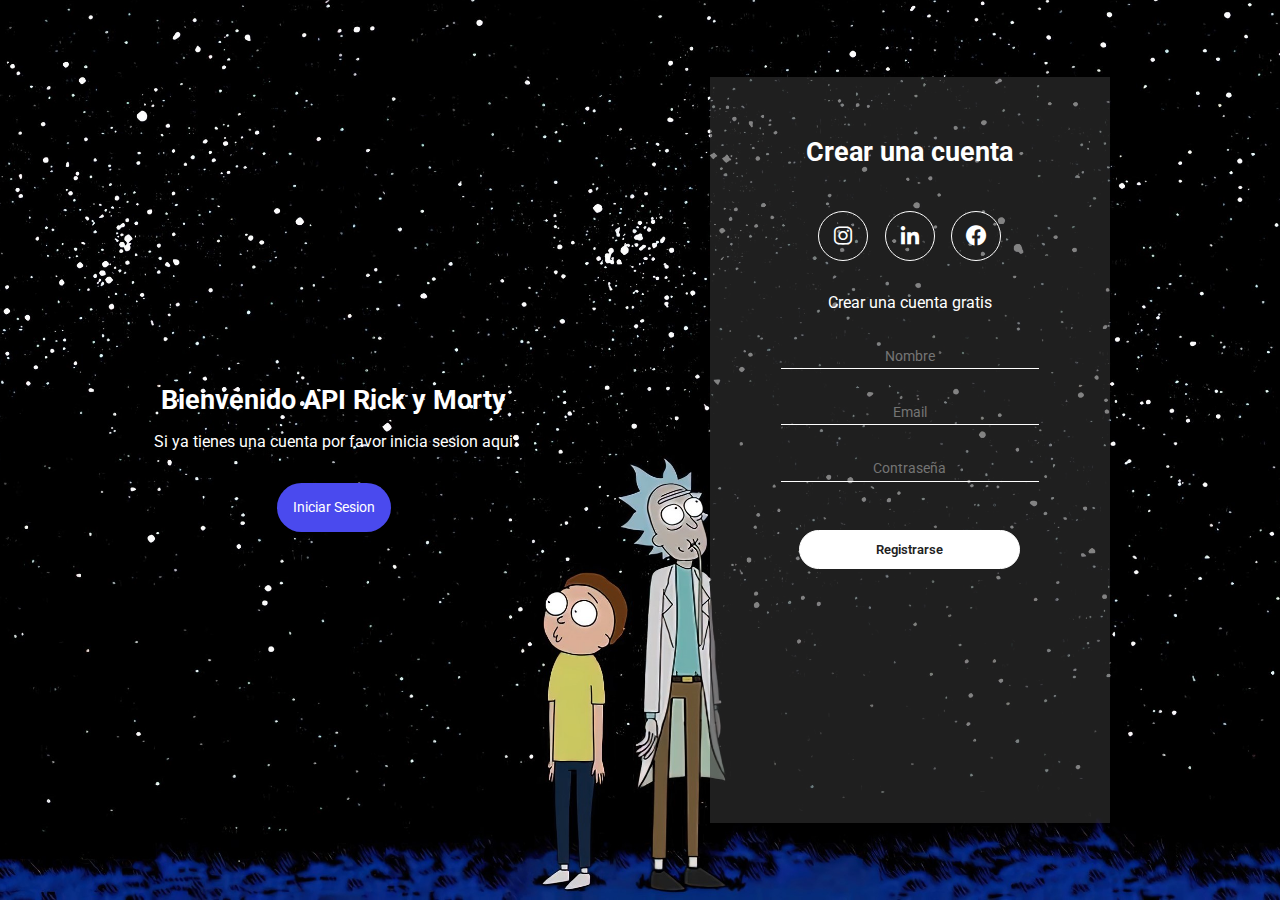
<file: Login/index.html>
<!DOCTYPE html>
<html lang="en">

<head>
    <meta charset="UTF-8">
    <meta http-equiv="X-UA-Compatible" content="IE=edge">
    <meta name="viewport" content="width=device-width, initial-scale=1.0">
    <link rel="stylesheet" href="./CSS/style.css">
    <link rel="preconnect" href="https://fonts.googleapis.com">
    <link rel="preconnect" href="https://fonts.gstatic.com" crossorigin>
    <link href="https://fonts.googleapis.com/css2?family=Roboto:wght@400;700&display=swap" rel="stylesheet">
    <link href='https://unpkg.com/boxicons@2.1.1/css/boxicons.min.css' rel='stylesheet'>
   
    <title>Rick y Morty</title>
</head>

<body>
    <div class="container-form sign-up">
        <div class="welcome-back">
            <div class="message">
                <h2>Bienvenido API Rick y Morty</h2>
                <p>Si ya tienes una cuenta por favor inicia sesion aqui</p>
                <button class="sign-up-btn">Iniciar Sesion</button>
            </div>
        </div>
        <form class="formulario">
            <h2 class="create-account">Crear una cuenta</h2>
            <div class="iconos">
                <div class="border-icon">
                    <i class='bx bxl-instagram'></i>
                </div>
                <div class="border-icon">
                    <i class='bx bxl-linkedin' ></i>
                </div>
                <div class="border-icon">
                    <i class='bx bxl-facebook-circle' ></i>
                </div>
            </div>
            <p class="cuenta-gratis">Crear una cuenta gratis</p>
            <input type="text" placeholder="Nombre">
            <input type="email" placeholder="Email">
            <input type="password" placeholder="Contraseña">
            <input type="button" value="Registrarse">
        </form>
    </div>
    <div class="container-form sign-in">
        <form class="formulario">
            <h2 class="create-account">Iniciar Sesion</h2>
            <div class="iconos">
                <div class="border-icon">
                    <i class='bx bxl-instagram'></i>
                </div>
                <div class="border-icon">
                    <i class='bx bxl-linkedin' ></i>
                </div>
                <div class="border-icon">
                    <i class='bx bxl-facebook-circle' ></i>
                </div>
            </div>
            <p class="cuenta-gratis">Introduce tus Datos</p>
            <input type="email" placeholder="Email">
            <input type="password" placeholder="Contraseña">
            <input type="button" value="Iniciar Sesion">
        </form>
        <div class="welcome-back">
            <div class="message">
                <h2>Bienvenido de nuevo</h2>
                <p>Si aun no tienes una cuenta por favor registrese aqui</p>
                <button class="sign-in-btn">Registrarse</button>
            </div>
        </div>
    </div>
    <script src="./JS/script.js"></script>
   
</body>

</html>
</file>
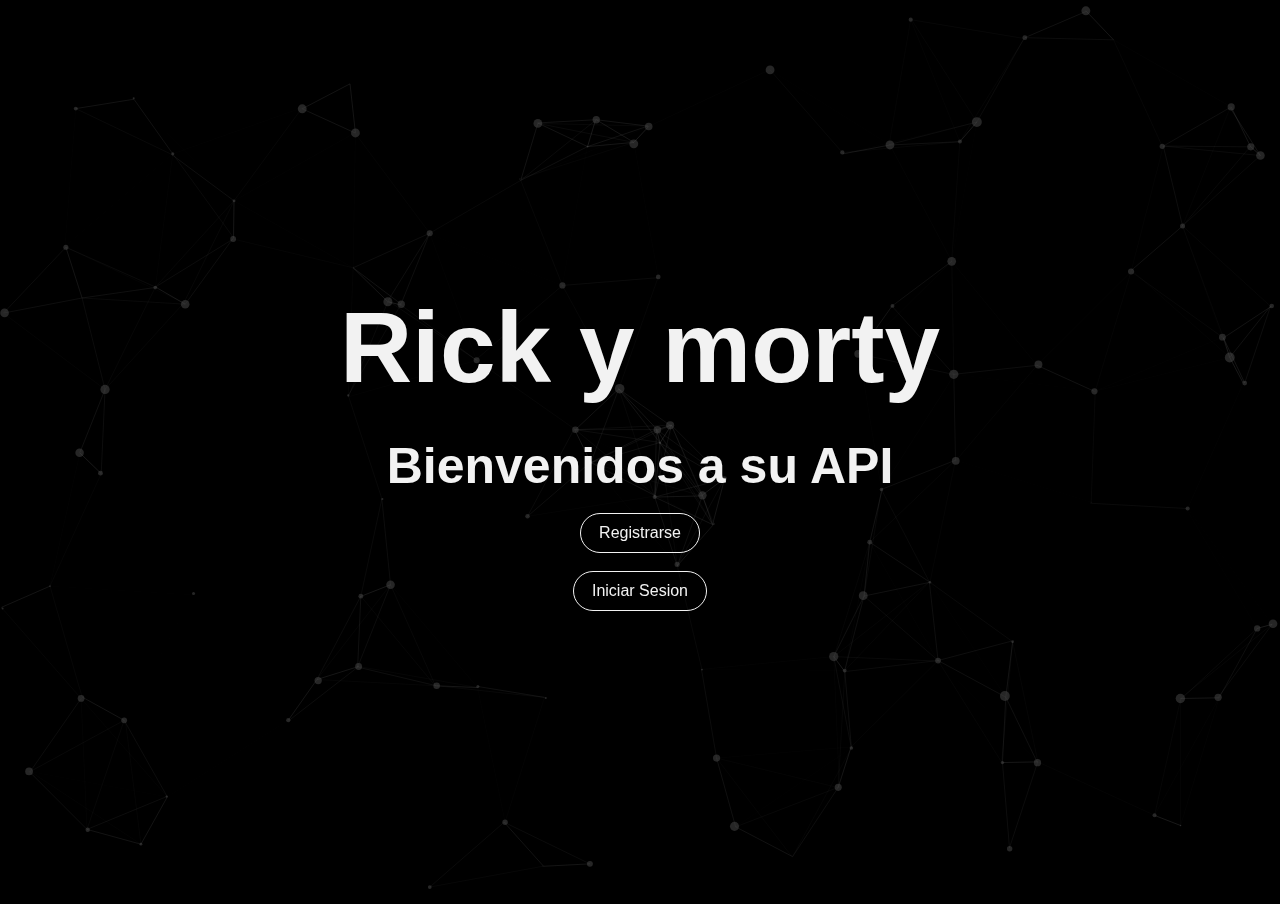
<file: Login2/index.html>
<!DOCTYPE html>
<html lang="en">
<head>
    <meta charset="UTF-8">
    <meta http-equiv="X-UA-Compatible" content="IE=edge">
    <meta name="viewport" content="width=device-width, initial-scale=1.0">
    <link rel="stylesheet" href="style.css">
    <title>Particles</title>
</head>
<body>

    <div id="particles-js"></div>
    <h1>Rick y morty</h1>
    <h2>Bienvenidos a su API</h2>
    <br>
    <a href="" class="button">Registrarse</a>
    <br>
    <a href="" class="button">Iniciar Sesion</a>

    <script src="particles.js"></script>
    <script src="app.js"></script>

</body>
</html>
</file>
<file: Login/CSS/style.css>
* {
    margin: 0;
    padding: 0;
    box-sizing: border-box;
    font-family: 'Roboto', sans-serif;
}

body {
    height: 100vh;
    display: flex;
    align-items: center;
    justify-content: center;
    background-image: url(../ASETS/morty2.jpg);
    background-position: center;
    background-repeat: no-repeat;
    background-size: cover;
    color: #fff;
}

.container-form {
    width: 90%;
    height: 90vh;
    display: flex;
    justify-content: space-around;
    transition:  all .5s ease-out;
}

.welcome-back {
    display: flex;
    align-items: center;
    text-align: center;
}

.message {
    padding: 1rem;
}

.message h2 {
    font-size: 1.7rem;
    padding: 1rem 0;
}

.message button {
    padding: 1rem;
    font-weight: 400;
    background-color: #4a4aee;
    border-radius: 2rem;
    border: none;
    outline: none;
    cursor: pointer;
    font-size: .9rem;
    margin-top: 2rem;
    transition: all .3s ease-in;
    color: #fff;
}

.message button:hover {
    background-color: #6464f8;
}

.formulario {
    width: 400px;
    padding: 1rem;
    margin: 2rem;
    background-color: rgb(51, 51, 51, 0.602);
    text-align: center;
}

.create-account {
    padding: 2.7rem 0;
    font-size: 1.7rem;
}

.iconos {
    width: 200px;
    display: flex;
    justify-content: space-around;
    margin: auto;
}

.border-icon {
    height: 20px;
    width: 20px;
    display: flex;
    align-items: center;
    justify-content: center;
    padding: 1.5rem;
    border: solid thin white;
    border-radius: 50%;
    font-size: 1.5rem;
    transition: all .3s ease-in;
}

.border-icon:hover {
    background-color: #4a4aee;
    cursor: pointer;
}

.cuenta-gratis {
    padding: 2rem 0;
}

.formulario input {
    width: 70%;
    display: block;
    margin: auto;
    margin-bottom: 2rem;
    background-color: transparent;
    border: none;
    border-bottom: white thin solid;
    text-align: center;
    outline: none;
    padding: .2rem 0;
    font-size: .9rem;
    color: white;
}

.formulario input[type="button"] {
    width: 60%;
    margin: auto;
    border: solid thin white;
    padding: .7rem;
    border-radius: 2rem;
    background-color: white;
    font-weight: 600;
    margin-top: 3rem;
    font-size: .8rem;
    cursor: pointer;
    color: #222;
}

.sign-in {
    position: absolute;
    opacity: 0;
    visibility: hidden;
}

.sign-in.active {
    opacity: 1;
    visibility: visible;
}

.sign-up.active {
    opacity: 0;
    visibility: hidden;
}
</file>
<file: Login2/style.css>
*{
    margin: 0;
    padding: 0;
    transition: 0.5s;
}

body{
    height: 100vh;
    width: 100%;
    position: relative;
    background-color: black;
    display: flex;
    justify-content: center;
    align-items: center;
    flex-direction: column;
    overflow: hidden;
}

#particles-js{
    position: absolute;
    top: 0;
    left: 0;
    height: 100%;
    width: 100%;
    opacity: 0.3;
}

h1{
    color: #f2f2f2;
    font-family: Arial, Helvetica, sans-serif;
    font-size: 100px;
    margin-bottom: 2rem;
    z-index: 2;
    pointer-events: none;
}
h2{
    font-family: Arial, Helvetica, sans-serif;
    color: #f2f2f2;
    font-size: 50px;
}

.button{
    padding: 10px 18px;
    border: 1px solid #f2f2f2;
    background-color: transparent;
    color: #f2f2f2;
    text-decoration: none;
    font-family: Arial, Helvetica, sans-serif;
    border-radius: 20px;
    outline: none;
    cursor: pointer;
    z-index: 2;
}

.button:hover{
    color: #121212;
    background-color: #f2f2f2;
}
</file>
